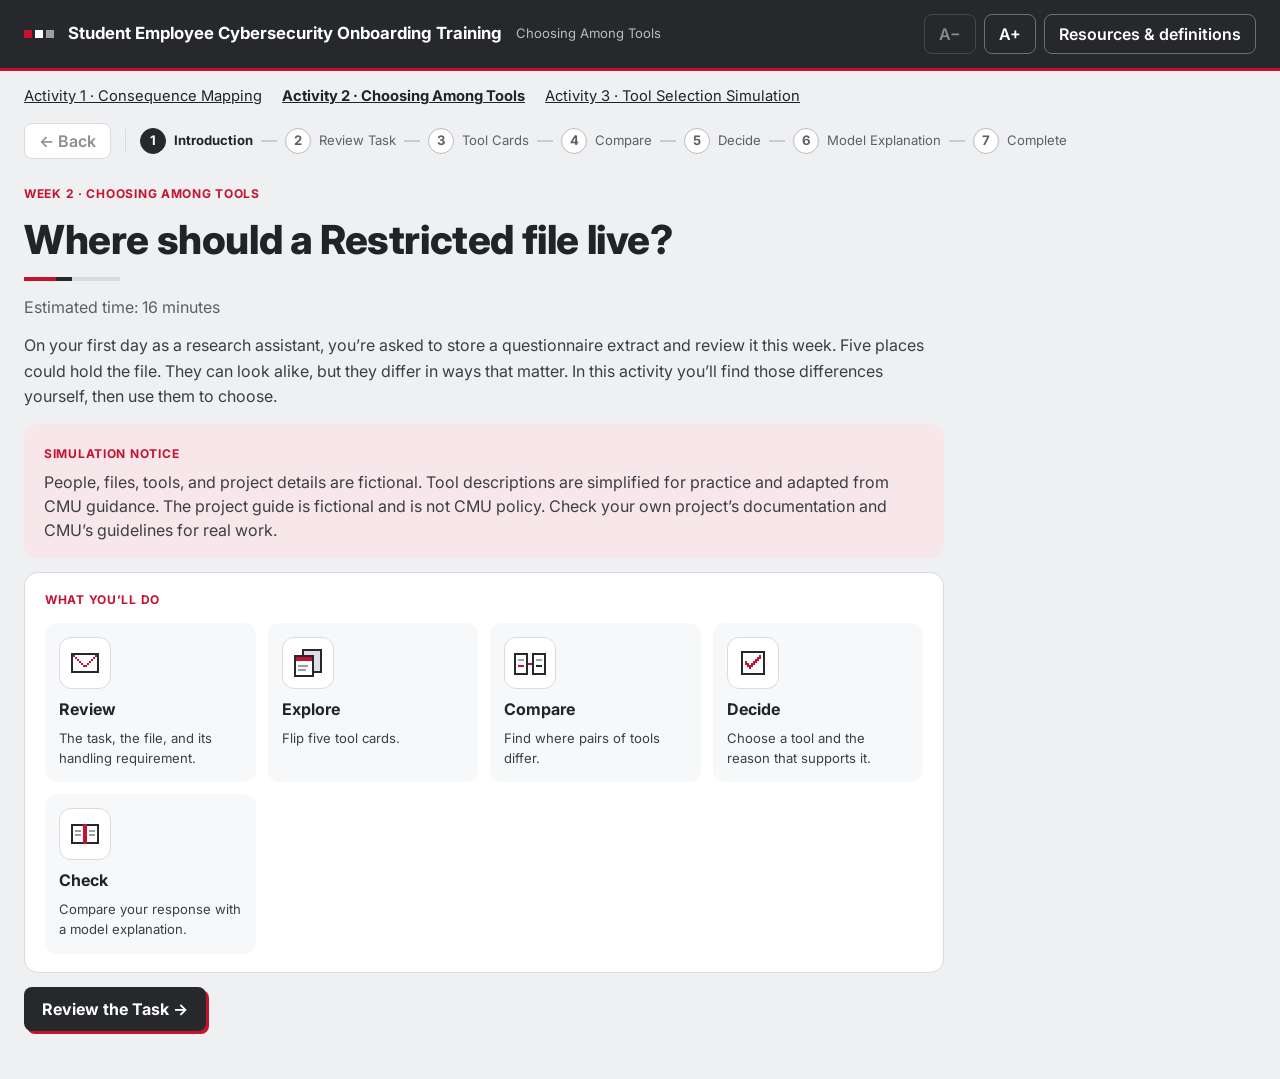
<file: choosing-tools.html>
<!doctype html>
<html lang="en">
<head>
<meta charset="utf-8">
<meta name="viewport" content="width=device-width, initial-scale=1">
<title>Choosing Among Tools · Student Employee Cybersecurity Onboarding Training</title>
<link rel="preconnect" href="https://fonts.googleapis.com">
<link rel="preconnect" href="https://fonts.gstatic.com" crossorigin>
<link href="https://fonts.googleapis.com/css2?family=Inter:wght@400;500;600;700;800&family=JetBrains+Mono:wght@400;500&display=swap" rel="stylesheet">
<style>
:root{
  --ink:#212326; --muted:#5C6066; --body:#3B3E43; --bg:#EFF0F2; --line:#D9DBDF; --line2:#B9BCC2; --soft:#F3F4F6; --soft2:#F7F8F9;
  --dark:#26282B; --red:#C41230; --pink:#F8E7EA; --ok:#1F7A4C; --bad:#9A3A10; --warn:#8A5300; --warnbg:#FFF4DD;
  --fs:1;
}
*{box-sizing:border-box}
html{font-size:calc(16px * var(--fs))}
body{margin:0;background:var(--bg);color:var(--ink);font-family:Inter,"Segoe UI",system-ui,-apple-system,sans-serif;line-height:1.5}
a{color:var(--red)}a:hover{color:#8E0C22}
button,select,input{font-family:inherit;font-size:inherit}
:focus-visible{outline:3px solid var(--red);outline-offset:2px}
.sr-only{position:absolute;width:1px;height:1px;overflow:hidden;clip:rect(0 0 0 0);white-space:nowrap}
img.px{image-rendering:pixelated;image-rendering:crisp-edges;display:block}

/* header */
.topbar{background:var(--dark);border-bottom:3px solid var(--red);color:#fff}
.topbar .in{max-width:1280px;margin:0 auto;padding:14px 24px;display:flex;align-items:center;justify-content:space-between;gap:16px;flex-wrap:wrap}
.brand{display:flex;align-items:center;gap:14px;flex-wrap:wrap}
.logo{display:flex;gap:3px}.logo span{width:8px;height:8px}
.brand strong{font-size:1.05rem}
.brand small{color:#B9BCC2;font-size:.82rem}
.topbtns{display:flex;gap:8px;align-items:center}
.tbtn{height:40px;padding:0 14px;border:1px solid #6B7076;border-radius:8px;background:transparent;color:#fff;font-weight:600;cursor:pointer}
.tbtn[disabled]{opacity:.45;cursor:not-allowed}

/* nav + stepper */
.wrap{max-width:1280px;margin:0 auto;padding:0 24px}
.acts{display:flex;gap:20px;flex-wrap:wrap;padding:14px 0 4px;font-size:.92rem}
.acts a{color:var(--ink)}.acts a[aria-current]{font-weight:700}
.stepper{display:flex;align-items:center;gap:8px;flex-wrap:wrap;padding:12px 0 6px}
.back{height:36px;padding:0 14px;border:1.5px solid var(--dark);border-radius:8px;background:#fff;font-weight:600;cursor:pointer;color:var(--ink)}
.back[disabled]{border-color:var(--line);color:#8A8F96;cursor:not-allowed}
.vsep{width:1px;height:24px;background:var(--line);margin:0 6px}
.step{display:flex;align-items:center;gap:8px;font-size:.82rem;white-space:nowrap;color:var(--muted)}
.step .bar{width:16px;height:2px;background:#C9CCD1}
.step .c{width:26px;height:26px;border-radius:50%;display:flex;align-items:center;justify-content:center;font-weight:700;background:#fff;border:1.5px solid var(--line2)}
.step.done{color:var(--ink);font-weight:600}.step.done .c{background:var(--ok);border-color:var(--ok);color:#fff}.step.done .bar,.step.cur .bar{background:var(--ok)}
.step.cur{color:var(--ink);font-weight:700}.step.cur .c{background:var(--dark);border-color:var(--dark);color:#fff}

main{padding:20px 0 48px}
.eyebrow{font-size:.75rem;font-weight:700;color:var(--red);letter-spacing:.06em;text-transform:uppercase}
.tribar{display:flex;height:4px;width:96px}.tribar span:nth-child(1){width:32px;background:var(--red)}.tribar span:nth-child(2){width:16px;background:var(--dark)}.tribar span:nth-child(3){width:48px;background:var(--line)}
h1{margin:0;font-size:2.5rem;font-weight:800;letter-spacing:-.01em;line-height:1.15}
h2{margin:0;font-size:1.15rem}
.panel{background:#fff;border:1px solid var(--line);border-radius:14px;padding:18px 20px}
.stack{display:flex;flex-direction:column;gap:14px}
.row{display:flex;gap:20px;align-items:flex-start;flex-wrap:wrap}
.muted{color:var(--muted)}
.tile{display:flex;align-items:center;justify-content:center;background:var(--soft);border:1px solid var(--line);border-radius:12px;flex-shrink:0}
.btn{height:44px;padding:0 18px;border:none;border-radius:8px;background:var(--dark);color:#fff;font-weight:700;cursor:pointer;box-shadow:3px 3px 0 var(--red);align-self:flex-start}
.btn[disabled]{background:#C9CCD1;color:var(--muted);box-shadow:none;cursor:not-allowed}
.btn2{height:40px;padding:0 14px;border:1.5px solid var(--dark);border-radius:8px;background:#fff;font-weight:600;cursor:pointer;color:var(--ink);align-self:flex-start}
.notice{background:var(--pink);border-radius:14px;padding:16px 20px}

/* intro tiles */
.tiles{display:grid;grid-template-columns:repeat(auto-fit,minmax(170px,1fr));gap:12px}
.tiles .t{background:var(--soft2);border-radius:12px;padding:14px;display:flex;flex-direction:column;gap:8px}

/* task card */
.kv{display:grid;grid-template-columns:190px minmax(0,1fr);row-gap:10px;column-gap:16px;font-size:.92rem}
.mono{font-family:"JetBrains Mono",ui-monospace,monospace}

/* flip cards */
.cards{display:grid;grid-template-columns:repeat(auto-fit,minmax(210px,1fr));gap:14px}
.flip{perspective:1200px;height:520px}
.flip .inner{position:relative;width:100%;height:100%;transform-style:preserve-3d;transition:transform .6s cubic-bezier(.4,.2,.2,1)}
.flip.on .inner{transform:rotateY(180deg)}
.face{position:absolute;inset:0;backface-visibility:hidden;-webkit-backface-visibility:hidden;border-radius:16px;padding:16px;display:flex;flex-direction:column}
.front{background-color:#fff;background-image:radial-gradient(#E3E5E8 1.2px,transparent 1.2px);background-size:14px 14px;border:1px solid var(--line);border-top:6px solid var(--red);align-items:center;justify-content:center;gap:14px;text-align:center;box-shadow:0 2px 0 var(--line)}
.front .dots{position:absolute;top:12px;right:12px;display:flex;gap:3px}.front .dots span{width:6px;height:6px}
.front .big{width:112px;height:112px;background:#fff;border:2px solid var(--dark);border-radius:20px;box-shadow:4px 4px 0 var(--dark)}
.pill{font-size:.8rem;line-height:1.4;color:var(--body);background:var(--soft);border-radius:999px;padding:6px 12px}
.flipbtn{height:44px;padding:0 18px;border:2px solid var(--red);border-radius:8px;background:#fff;color:var(--red);font-weight:700;cursor:pointer}
.back-face{transform:rotateY(180deg);background:#fff;border:2px solid var(--dark);box-shadow:4px 4px 0 var(--dark);gap:10px}
.bhead{display:flex;align-items:center;gap:10px;padding-bottom:10px;border-bottom:2px solid var(--dark)}
.flabel{display:flex;align-items:center;gap:6px;font-size:.7rem;font-weight:700;color:var(--muted);text-transform:uppercase;letter-spacing:.04em}
.flabel i{width:6px;height:6px;background:var(--red);flex-shrink:0}
.ftext{font-size:.82rem;line-height:1.4}
.exbox{margin-top:auto;font-size:.75rem;line-height:1.4;color:var(--body);background:var(--soft);border-radius:10px;padding:6px 10px}
.flipback{margin-top:4px;height:36px;border:1px solid var(--line2);border-radius:6px;background:#fff;cursor:pointer;color:var(--ink)}

/* compare */
.pair{display:flex;gap:14px;align-items:stretch;flex-wrap:wrap}
.ccard{flex:1 1 320px;min-width:0;background:#fff;border:2px solid var(--dark);border-radius:16px;padding:16px 18px;display:flex;flex-direction:column;gap:10px;box-shadow:4px 4px 0 var(--dark)}
.ctag{width:30px;height:30px;display:flex;align-items:center;justify-content:center;font-weight:800;color:#fff;background:var(--red);box-shadow:3px 3px 0 var(--dark)}
.vs{display:flex;align-items:center;font-weight:700;color:var(--muted)}
.crow{display:flex;flex-direction:column;gap:2px;padding:8px 10px;border-radius:6px;background:var(--soft2)}
.crow.hot{background:var(--warnbg);box-shadow:inset 4px 0 0 var(--warn)}
.crow .l{font-size:.7rem;font-weight:600;color:var(--muted);text-transform:uppercase;letter-spacing:.03em}
.crow .v{font-size:.88rem;line-height:1.4}
.big-on .crow .l{font-size:.82rem}.big-on .crow .v{font-size:1rem}
.chips{display:flex;gap:8px;flex-wrap:wrap}
.chip{min-height:44px;padding:0 14px;border-radius:6px;border:1px solid var(--line2);background:#fff;cursor:pointer;color:var(--ink)}
.chip[aria-pressed=true]{background:#ECEDEF;border:2px solid var(--dark)}
.chip.ok{border:2px solid var(--ok)}.chip.no{border:2px solid var(--bad)}.chip.miss{border:2px dashed var(--bad)}

/* decide */
.opts{display:flex;flex-direction:column;gap:10px;border:none;margin:0;padding:0}
.opts legend{font-size:1.15rem;font-weight:600;margin-bottom:4px}
.opt{display:flex;align-items:center;gap:12px;padding:12px 14px;min-height:52px;border-radius:8px;background:#fff;border:1px solid var(--line2);cursor:pointer}
.opt.sel{border:2px solid var(--dark)}.opt.wrong{border:2px solid var(--bad);opacity:.75;background:var(--soft2)}.opt.right{border:2px solid var(--ok)}
.opt input{width:18px;height:18px;margin:0;accent-color:var(--red)}
.fb{background:#fff;border-radius:14px;padding:16px 18px;display:flex;flex-direction:column;gap:10px}
.fb.good{border:2px solid var(--ok)}.fb.badb{border:2px solid var(--bad)}
.fb .h{font-weight:700}.fb.good .h{color:var(--ok)}.fb.badb .h{color:var(--bad)}
.mini{border:1px solid var(--line);border-radius:6px;overflow:hidden;font-size:.75rem}
.mini .r{display:grid;grid-template-columns:130px repeat(2,minmax(0,1fr));gap:10px;padding:8px 10px;border-top:1px solid #E6E7EA}
.mini .r.hd{background:var(--soft);font-weight:600;border-top:none}.mini .r.d{background:#FBEDE5}
.mini .r2{grid-template-columns:150px minmax(0,1fr)}.mini .r2.hd{display:block}
.explain{background:var(--soft);border-radius:6px;padding:12px 14px;display:grid;grid-template-columns:170px minmax(0,1fr);row-gap:8px;column-gap:12px;font-size:.82rem}
select{height:44px;padding:0 10px;border:1px solid var(--line2);border-radius:6px;background:#fff;color:var(--ink);max-width:100%}

/* resources drawer */
#res{position:fixed;top:0;right:0;bottom:0;width:min(440px,100%);background:#fff;border-left:1px solid var(--line2);box-shadow:-8px 0 24px rgba(0,0,0,.08);padding:20px 22px;overflow:auto;z-index:10}
#res[hidden]{display:none}
#res h3{margin:0 0 6px;font-size:.95rem}
#res p{margin:0 0 6px;font-size:.85rem}

@media (prefers-reduced-motion: reduce){.flip .inner{transition:none}}
@media (max-width:720px){h1{font-size:1.9rem}.kv,.explain{grid-template-columns:1fr}.mini .r{grid-template-columns:1fr}}
</style>
</head>
<body>
<header class="topbar">
  <div class="in">
    <div class="brand">
      <span class="logo" aria-hidden="true"><span style="background:#C41230"></span><span style="background:#fff"></span><span style="background:#9AA0A6"></span></span>
      <strong>Student Employee Cybersecurity Onboarding Training</strong>
      <small>Choosing Among Tools</small>
    </div>
    <div class="topbtns">
      <span class="sr-only" id="tsz">Text size</span>
      <button class="tbtn" id="fsDown" aria-label="Decrease text size">A−</button>
      <button class="tbtn" id="fsUp" aria-label="Increase text size">A+</button>
      <button class="tbtn" id="resBtn" aria-expanded="false" aria-controls="res">Resources &amp; definitions</button>
    </div>
  </div>
</header>

<div class="wrap">
  <nav class="acts" aria-label="Course activities">
    <a href="/">Activity 1 · Consequence Mapping</a>
    <a href="/choosing-tools.html" aria-current="page">Activity 2 · Choosing Among Tools</a>
    <a href="/tool-selection.html">Activity 3 · Tool Selection Simulation</a>
  </nav>
  <nav class="stepper" aria-label="Activity progress" id="stepper"></nav>
  <main id="app" tabindex="-1"></main>
</div>

<aside id="res" hidden aria-label="Resources and definitions">
  <div style="display:flex;justify-content:space-between;align-items:center;margin-bottom:14px">
    <strong style="font-size:1.05rem">Resources &amp; definitions</strong>
    <button class="btn2" id="resClose">Close</button>
  </div>
  <h3>Information classification summary</h3>
  <p><strong>Public:</strong> little or no risk if disclosed, e.g. research publications.</p>
  <p><strong>Private:</strong> moderate risk; the default for data not marked Public or Restricted.</p>
  <p><strong>Restricted:</strong> significant risk if disclosed; the highest level of controls applies.</p>
  <p class="muted" style="font-size:.75rem">Adapted from <a href="https://www.cmu.edu/data/guidelines/data-classification.html" target="_blank" rel="noopener">CMU's Guidelines for Data Classification</a>.</p>
  <h3 style="margin-top:16px">Definitions</h3>
  <p><strong>Account ownership:</strong> who the account belongs to and who manages it: CMU or you personally.</p>
  <p><strong>Storage:</strong> where the file is kept: university storage, a commercial cloud, a laptop, or a provider's servers.</p>
  <p><strong>Access:</strong> who can open the file, and who decides that.</p>
  <p><strong>Data handling:</strong> which agreements and practices apply, such as retention or using inputs to improve models.</p>
  <h3 style="margin-top:16px">Tool selection checklist</h3>
  <p>1. Classification and project requirement · 2. Account owner · 3. Storage · 4. Access and who manages it · 5. Agreements and data practices</p>
</aside>

<script>
(function () {
var I = function (n) { return 'assets/icons/' + n + '.svg'; };
var STEPS = ['intro', 'task', 'tools', 'compare', 'decide', 'model', 'done'];
var STEP_LABELS = ['Introduction', 'Review Task', 'Tool Cards', 'Compare', 'Decide', 'Model Explanation', 'Complete'];
var ROWS = ['Account ownership', 'Storage', 'Access', 'Data handling'];
var TOOLS = [
  { id: 'drive', name: 'Approved institutional drive', sub: 'Project storage', ex: 'e.g., your project’s CMU Box folder',
    vals: ['CMU-managed account (Andrew ID)', 'University storage, under a CMU agreement', 'Only the 4 authorized project members; the project manages the list', 'CMU agreements and security controls apply'] },
  { id: 'enterprise', name: 'Approved enterprise tool', sub: 'CMU-licensed chat & collaboration', ex: 'e.g., your lab’s CMU Slack channel',
    vals: ['CMU-managed account (Andrew ID)', 'CMU-licensed chat service; each upload creates a new copy in the channel', 'Everyone in the channel, including lab members who aren’t on this project', 'CMU agreements and security controls apply'] },
  { id: 'dropbox', name: 'Personal Dropbox', sub: 'Personal cloud storage', ex: 'e.g., Dropbox signed in with your Gmail',
    vals: ['Personal account, not CMU-managed', 'Commercial cloud servers', 'Whoever you share it with; you manage the list', 'Personal terms; CMU agreements don’t apply'] },
  { id: 'device', name: 'Personal device', sub: 'Your own hardware', ex: 'e.g., the Downloads folder on your own laptop',
    vals: ['Personal account, not CMU-managed', 'Your laptop’s local disk', 'Whoever you share it with; you manage the list', 'Personal terms; CMU agreements don’t apply'] },
  { id: 'ai', name: 'Public AI tool', sub: 'Consumer AI chatbot', ex: 'e.g., ChatGPT signed in with a personal account',
    vals: ['Personal account, not CMU-managed', 'The AI provider’s servers', 'You, plus the provider’s systems', 'Personal terms; inputs may be kept or used to improve models'] }
];
var BY = {}; TOOLS.forEach(function (t) { BY[t.id] = t; });
var PAIRS = [
  { a: 'drive', b: 'enterprise', lead: 'Both are approved by CMU.', diff: [1, 2],
    notice: 'Same CMU account and data handling. Storage and access differ: posting in the channel creates a new copy outside the project folder, and everyone in the channel can open it, including lab members who aren’t on this project.' },
  { a: 'dropbox', b: 'device', lead: 'Both are yours personally.', diff: [1],
    notice: 'Only storage differs: a commercial cloud versus your laptop. Moving the file between them doesn’t change who owns the account or which terms apply.' },
  { a: 'enterprise', b: 'ai', lead: 'Both are tools you could use to work with the file.', diff: [0, 1, 2, 3],
    notice: 'Every field differs. The public AI tool sits outside CMU: a personal account, the provider’s servers, and terms that may let inputs be kept or used to improve models.' }
];
var RETRY = {
  enterprise: { rows: [1, 2], text: 'Look at Storage and Access. Posting the file in the lab channel creates a new copy, and everyone in the channel, including lab members who aren’t on this project, could open participant IDs. The requirement limits access to authorized project members.' },
  dropbox: { rows: [0, 3], text: 'Look at Account ownership and Data handling. Even if you shared it only with the team, the file would sit in your personal account, under personal terms that CMU agreements don’t cover.' },
  device: { rows: [0, 3], text: 'Look at Account ownership and Data handling. Your own laptop isn’t CMU-managed, and CMU agreements don’t cover what happens to the file there.' },
  ai: { rows: [0, 3], text: 'Look at Account ownership and Data handling. The file would leave CMU for the provider’s servers, under personal terms that may let inputs be kept or used to improve models.' }
};
var TOOL_FB = {
  drive: { text: 'It is the only environment where every field fits a Restricted file: a CMU-managed account, university storage under a CMU agreement, access limited to the authorized members, and CMU data practices.' },
  enterprise: { diff: [1, 2], text: 'Your choice matches the drive on account and data handling, but differs in Storage and Access. Posting the file creates a new copy in the channel, and lab members who aren’t on this project could open participant IDs. The requirement limits access to the project team.' },
  dropbox: { diff: [0, 1, 2, 3], text: 'Your choice differs in every field. Even if you shared it only with the team, the file would sit in your personal account under personal terms, and you alone would manage access.' },
  device: { diff: [0, 1, 2, 3], text: 'Your choice differs in every field. A personal laptop isn’t CMU-managed, you alone manage access, and CMU agreements don’t cover it.' },
  ai: { diff: [0, 1, 2, 3], text: 'Your choice differs in every field. The file would leave CMU for the provider’s servers, and inputs may be kept or used to improve models.' }
};
var RAT = {
  account: { ok: false, label: 'It uses a CMU account, so it’s approved for any CMU file.', head: 'Partly right', text: 'A CMU account is necessary but not enough. The approved enterprise tool also uses a CMU account, yet everyone in the lab channel, including people outside the project, could open the file. Access matters too.' },
  share: { ok: false, label: 'Only the people I share it with can open it.', head: 'Partly right', text: 'Limiting access matters, but a personal Dropbox can be shared with just the team too. What also matters is who owns the account, who manages access, and which agreements apply.' },
  full: { ok: true, label: 'It’s CMU-managed, keeps the file under CMU agreements, and limits access to the authorized project members.', head: '✓ This reason connects the choice to every requirement', text: 'Your reason links account ownership, data handling, and access to what the project guide requires for a Restricted file.' },
  easy: { ok: false, label: 'It’s the easiest place for the team to find the file.', head: 'Not quite', text: 'Convenience doesn’t address the file’s sensitivity. A good reason comes from the requirements: who owns the account, who can open the file, and which agreements apply.' }
};
var SELF = ['Did my choice fit the file’s classification and handling requirement?', 'Did my reason mention who owns the account and who controls access?', 'Did my reason explain why the similar-looking options don’t fit?'];

var st = { step: 'intro', opened: [], flipped: [], pair: 0, sels: [[], [], []], chk: [false, false, false], tool: null, toolDone: false, tries: [], rat: '', ratDone: false, checks: [false, false, false], big: false };
var app = document.getElementById('app');

function px(id, size, extra) { return '<img class="px" src="' + I(id) + '" alt="" width="' + size + '" height="' + size + '"' + (extra || '') + '>'; }
function tile(id, box, size, style) { return '<span class="tile" style="width:' + box + 'px;height:' + box + 'px;' + (style || '') + '">' + px(id, size) + '</span>'; }

function renderStepper() {
  var idx = STEPS.indexOf(st.step);
  var h = '<button class="back" data-a="back"' + (idx <= 0 ? ' disabled' : '') + ' aria-label="Back to the previous page">← Back</button><span class="vsep" aria-hidden="true"></span>';
  STEP_LABELS.forEach(function (l, i) {
    var cls = i < idx ? 'done' : i === idx ? 'cur' : '';
    h += '<span class="step ' + cls + '"' + (i === idx ? ' aria-current="step"' : '') + '>' + (i ? '<span class="bar" aria-hidden="true"></span>' : '') + '<span class="c">' + (i < idx ? '✓' : (i + 1)) + '</span>' + l + '</span>';
  });
  document.getElementById('stepper').innerHTML = h;
}

var V = {};
V.intro = function () {
  var tiles = [['review', 'Review', 'The task, the file, and its handling requirement.'], ['cards', 'Explore', 'Flip five tool cards.'], ['compare', 'Compare', 'Find where pairs of tools differ.'], ['decide', 'Decide', 'Choose a tool and the reason that supports it.'], ['model', 'Check', 'Compare your response with a model explanation.']];
  return '<div class="stack" style="max-width:920px">' +
    '<span class="eyebrow">Week 2 · Choosing Among Tools</span><h1>Where should a Restricted file live?</h1><span class="tribar" aria-hidden="true"><span></span><span></span><span></span></span>' +
    '<span class="muted">Estimated time: 16 minutes</span>' +
    '<p style="margin:0;font-size:1rem;line-height:1.6;color:var(--body)">On your first day as a research assistant, you’re asked to store a questionnaire extract and review it this week. Five places could hold the file. They can look alike, but they differ in ways that matter. In this activity you’ll find those differences yourself, then use them to choose.</p>' +
    '<div class="notice"><span class="eyebrow">Simulation notice</span><p style="margin:6px 0 0;color:var(--body)">People, files, tools, and project details are fictional. Tool descriptions are simplified for practice and adapted from CMU guidance. The project guide is fictional and is not CMU policy. Check your own project’s documentation and CMU’s guidelines for real work.</p></div>' +
    '<div class="panel stack"><span class="eyebrow">What you’ll do</span><div class="tiles">' +
    tiles.map(function (t) { return '<div class="t">' + tile(t[0], 52, 32, 'background:#fff') + '<strong>' + t[1] + '</strong><span style="font-size:.82rem;color:var(--body)">' + t[2] + '</span></div>'; }).join('') +
    '</div></div><button class="btn" data-a="go" data-to="task">Review the Task →</button></div>';
};
V.task = function () {
  return '<div class="row"><div class="stack" style="flex:1 1 520px">' +
    '<span class="eyebrow">Step 1 · Review the task</span>' +
    '<div class="panel" style="padding:0;overflow:hidden"><div style="background:var(--soft);padding:8px 14px;font-size:.75rem" class="muted">Message received</div><div style="padding:18px 20px" class="stack">' +
    '<span class="muted" style="font-size:.82rem"><strong style="color:var(--ink)">From</strong> Priya R. · Lab manager &nbsp; <strong style="color:var(--ink)">Subject</strong> Questionnaire extract</span>' +
    '<p style="margin:0">Welcome to the team! I’ve attached the follow-up questionnaire extract. Please store it somewhere you can review the responses this week. We’ll go through your notes at Friday’s meeting.</p></div></div>' +
    '<div class="panel stack" style="border:1.5px solid var(--ink)"><span class="eyebrow">Task &amp; data card</span>' +
    '<div style="display:flex;align-items:center;gap:12px">' + tile('file', 52, 32) + '<span class="mono">Questionnaire_Extract.xlsx</span></div>' +
    '<div class="kv"><span class="muted">Task</span><span>Store the file and review the responses this week</span><span class="muted">Contents</span><span>Participant IDs and individual questionnaire responses</span><span class="muted">Classification</span><span><strong>Restricted</strong> (recorded in the project guide)</span><span class="muted">Handling requirement</span><span>Access limited to authorized project members: Dr. Lee, Priya R., Jordan K., and you</span></div></div></div>' +
    '<div class="stack" style="flex:0 1 400px;padding-top:30px"><div class="panel stack"><h2>Before you look at the tools</h2><p style="margin:0;color:var(--body)">Keep the classification and the handling requirement in mind. Next you’ll flip five tool cards. Each describes the same four things: account ownership, storage, access, and data handling.</p><p class="muted" style="margin:0;font-size:.82rem">Not sure what “Restricted” means? Open Resources &amp; definitions at the top.</p></div>' +
    '<button class="btn" data-a="go" data-to="tools">Explore the Tool Cards →</button></div></div>';
};
V.tools = function () {
  var h = '<div class="stack"><div style="display:flex;justify-content:space-between;align-items:flex-end;gap:16px;flex-wrap:wrap"><div class="stack" style="gap:4px"><span class="eyebrow">Step 2 · Explore the tool cards</span><h2>Flip each card. Every card uses the same four fields.</h2></div><span class="muted" id="flipCount" aria-live="polite">' + st.opened.length + ' of 5 flipped</span></div><div class="cards">';
  TOOLS.forEach(function (t, n) {
    var on = st.flipped.indexOf(t.id) !== -1, seen = st.opened.indexOf(t.id) !== -1;
    h += '<div class="flip' + (on ? ' on' : '') + '" data-card="' + t.id + '"><div class="inner">' +
      '<div class="face front"' + (on ? ' aria-hidden="true"' : '') + '><span class="dots" aria-hidden="true"><span style="background:#C41230"></span><span style="background:#26282B"></span><span style="background:#D9DBDF"></span></span>' +
      '<span class="eyebrow" style="letter-spacing:.08em">Tool ' + (n + 1) + '</span>' + tile(t.id, 112, 72, 'background:#fff;border:2px solid var(--dark);border-radius:20px;box-shadow:4px 4px 0 var(--dark)') +
      '<strong style="font-size:1.1rem;line-height:1.3">' + t.name + '</strong><span class="muted" style="font-size:.82rem">' + t.sub + '</span><span class="pill">' + t.ex + '</span>' +
      '<button class="flipbtn" data-a="flip" data-id="' + t.id + '"' + (on ? ' tabindex="-1"' : '') + '>' + (seen ? '✓ Seen · flip again' : 'Flip to see details') + '</button></div>' +
      '<div class="face back-face"' + (on ? '' : ' aria-hidden="true"') + '><div class="bhead">' + tile(t.id, 42, 28) + '<div><strong style="font-size:.9rem;display:block;line-height:1.25">' + t.name + '</strong><span class="muted" style="font-size:.7rem">' + t.sub + '</span></div></div>' +
      ROWS.map(function (r, i) { return '<div><span class="flabel"><i aria-hidden="true"></i>' + r + '</span><div class="ftext">' + t.vals[i] + '</div></div>'; }).join('') +
      '<span class="exbox">' + t.ex + '</span><button class="flipback" data-a="flip" data-id="' + t.id + '"' + (on ? '' : ' tabindex="-1"') + '>↺ Flip back</button></div></div></div>';
  });
  var locked = st.opened.length < 5;
  h += '</div><div style="display:flex;align-items:center;gap:14px;flex-wrap:wrap"><button class="btn" id="toCompare" data-a="go" data-to="compare"' + (locked ? ' disabled' : '') + '>Compare the Tools →</button><span class="muted" id="toolsHint">' + (locked ? 'Flip all five cards to continue.' : 'All five seen. Next, you’ll compare them in pairs.') + '</span></div></div>';
  return h;
};
V.compare = function () {
  var p = PAIRS[st.pair], sel = st.sels[st.pair], checked = st.chk[st.pair];
  function card(id, tag) {
    var t = BY[id];
    return '<div class="ccard"><div class="bhead" style="gap:12px"><span class="ctag">' + tag + '</span>' + tile(id, 52, 34) + '<div><strong style="font-size:' + (st.big ? '1.15rem' : '1rem') + ';display:block;line-height:1.25">' + t.name + '</strong><span class="muted" style="font-size:.75rem;font-style:italic">' + t.ex + '</span></div></div>' +
      ROWS.map(function (r, ri) { var d = p.diff.indexOf(ri) !== -1; return '<div class="crow' + (checked && d ? ' hot' : '') + '"><span class="l">' + (checked ? (d ? '≠ ' : '= ') : '') + r + '</span><span class="v">' + t.vals[ri] + '</span></div>'; }).join('') + '</div>';
  }
  var exact = checked && sel.length === p.diff.length && p.diff.every(function (d) { return sel.indexOf(d) !== -1; });
  var h = '<div class="stack"><div style="display:flex;justify-content:space-between;align-items:flex-end;gap:16px;flex-wrap:wrap"><div class="stack" style="gap:4px"><span class="eyebrow">Step 3 · Compare · Pair ' + (st.pair + 1) + ' of 3</span><h2>' + p.lead + ' Where do <u>' + BY[p.a].name + '</u> (A) and <u>' + BY[p.b].name + '</u> (B) differ?</h2></div>' +
    '<button class="btn2" data-a="big" aria-pressed="' + st.big + '">' + (st.big ? 'Smaller text' : 'Enlarge cards') + '</button></div>' +
    '<div class="pair' + (st.big ? ' big-on' : '') + '">' + card(p.a, 'A') + '<div class="vs">vs</div>' + card(p.b, 'B') + '</div>' +
    '<div class="panel stack"><strong id="pq">Select every field where A and B differ.</strong><div class="chips" role="group" aria-labelledby="pq">';
  ROWS.forEach(function (r, ri) {
    var on = sel.indexOf(ri) !== -1, cls = '', pre = '';
    if (checked) { var should = p.diff.indexOf(ri) !== -1; if (on && should) { cls = ' ok'; pre = '✓ '; } else if (on) { cls = ' no'; pre = '✗ '; } else if (should) { cls = ' miss'; pre = 'Missed: '; } }
    h += '<button class="chip' + cls + '" data-a="row" data-i="' + ri + '" aria-pressed="' + on + '"' + (checked ? ' disabled' : '') + '>' + pre + r + '</button>';
  });
  h += '</div>';
  if (!checked) h += '<button class="btn" data-a="check"' + (sel.length ? '' : ' disabled') + '>Check my comparison</button>';
  else h += '<div class="stack" style="gap:8px" aria-live="polite"><strong style="color:' + (exact ? 'var(--ok)' : 'var(--warn)') + '">' + (exact ? '✓ You found every difference.' : 'Here is where they differ.') + '</strong><span>' + p.notice + '</span>' +
    '<button class="btn" data-a="nextPair">' + (st.pair >= PAIRS.length - 1 ? 'Make Your Decision →' : 'Next pair →') + '</button></div>';
  return h + '</div></div>';
};
V.decide = function () {
  var tries = st.tries, retrying = !st.toolDone && tries.length === 1;
  var h = '<div class="row"><div class="stack" style="flex:0 1 560px"><span class="eyebrow">Step 4 · Decide</span><fieldset class="opts"><legend>Where will you store and review Questionnaire_Extract.xlsx?</legend>';
  TOOLS.forEach(function (t) {
    var wrong = tries.indexOf(t.id) !== -1, chosen = st.tool === t.id, mark = '';
    var cls = chosen ? ' sel' : '';
    if (wrong) { cls = ' wrong'; mark = '✗ '; }
    if (st.toolDone && t.id === 'drive') { cls = ' right'; mark = '✓ '; }
    var dis = st.toolDone || wrong;
    h += '<label class="opt' + cls + '"><input type="radio" name="tool" value="' + t.id + '" data-a="pick"' + (chosen ? ' checked' : '') + (dis ? ' disabled' : '') + '>' + tile(t.id, 40, 26, 'border-radius:10px') +
      '<span><strong style="display:block">' + mark + t.name + '</strong><span class="muted" style="font-size:.75rem">' + t.ex + '</span></span></label>';
  });
  h += '</fieldset>';
  if (!st.toolDone) h += '<button class="btn" data-a="submitTool"' + (!st.tool || tries.indexOf(st.tool) !== -1 ? ' disabled' : '') + '>' + (retrying ? 'Submit my second choice' : 'Submit my choice') + '</button>';
  h += '<span class="muted" style="font-size:.82rem">Requirement: Restricted · access limited to authorized project members.</span></div><div class="stack" style="flex:1 1 420px;min-width:0" aria-live="polite">';
  if (!st.toolDone && !retrying) return h + '<div style="border:1px dashed var(--line2);border-radius:14px;padding:24px;margin-top:30px" class="muted">Use the differences you found. Feedback appears here after you submit.</div></div></div>';
  var right = st.toolDone && st.tool === 'drive';
  var last = tries[tries.length - 1];
  if (retrying) {
    h += '<div class="fb badb"><span class="h">✗ Not quite. Try once more.</span><span>' + RETRY[last].text + '</span><div class="mini"><div class="r r2 hd">Look again at these fields of your choice: ' + BY[last].name + '</div>' +
      RETRY[last].rows.map(function (i) { return '<div class="r r2 d"><strong>' + ROWS[i] + '</strong><span>' + BY[last].vals[i] + '</span></div>'; }).join('') + '</div><strong>Choose again on the left. You have one more try.</strong></div>';
    return h + '</div></div>';
  }
  var tf = TOOL_FB[st.tool];
  h += '<div class="fb ' + (right ? 'good' : 'badb') + '"><span class="h">' + (right ? (tries.length ? '✓ Yes, on your second try. The approved institutional drive is the appropriate tool.' : '✓ Yes. The approved institutional drive is the appropriate tool.') : '✗ The appropriate tool is the approved institutional drive.') + '</span><span>' + tf.text + '</span>';
  if (!right) h += '<div class="mini"><div class="r hd"><span class="muted">Field</span><span>Your choice: ' + BY[st.tool].name + '</span><span>Approved institutional drive</span></div>' +
    ROWS.map(function (r, i) { var d = tf.diff.indexOf(i) !== -1; return '<div class="r' + (d ? ' d' : '') + '"><strong>' + (d ? '≠ ' : '= ') + r + '</strong><span>' + BY[st.tool].vals[i] + '</span><span>' + BY.drive.vals[i] + '</span></div>'; }).join('') + '</div>';
  h += '</div><div class="panel stack"><label for="rat"><strong>Which reason best supports choosing the approved institutional drive?</strong></label><select id="rat" data-a="rat"' + (st.ratDone ? ' disabled' : '') + '><option value="">Select a reason…</option>' +
    Object.keys(RAT).map(function (k) { return '<option value="' + k + '"' + (st.rat === k ? ' selected' : '') + '>' + RAT[k].label + '</option>'; }).join('') + '</select>';
  if (!st.ratDone) h += '<button class="btn" data-a="submitRat"' + (st.rat ? '' : ' disabled') + '>Submit my reason</button>';
  else {
    var r = RAT[st.rat];
    h += '<strong style="color:' + (r.ok ? 'var(--ok)' : 'var(--warn)') + '">' + r.head + '</strong><span>' + r.text + '</span><div class="explain"><strong>Information sensitivity</strong><span>Participant IDs and individual responses make the extract Restricted.</span><strong>Account ownership</strong><span>The drive is a CMU-managed account, so CMU agreements and security controls apply.</span><strong>Access</strong><span>Only the four authorized members can open it, and the project, not one person, manages that list.</span><strong>Requirements</strong><span>That matches the project guide: Restricted, with access limited to authorized project members.</span></div>' +
      '<button class="btn" data-a="go" data-to="model">Compare with the Model Explanation →</button>';
  }
  return h + '</div></div></div>';
};
V.model = function () {
  var tries = st.tries, first = tries.length ? tries[0] : st.tool;
  var second = tries.length ? (tries[1] || st.tool) : null;
  var r = RAT[st.rat];
  var found = PAIRS.filter(function (p, i) { return st.chk[i]; }).map(function (p) { return '<span style="font-size:.82rem">≠ ' + BY[p.a].name + ' vs ' + BY[p.b].name + ': ' + p.diff.map(function (d) { return ROWS[d]; }).join(', ') + '</span>'; }).join('');
  return '<div class="row"><div class="panel stack" style="flex:0 1 420px"><span class="eyebrow">Your response</span>' +
    '<div><span class="muted" style="font-size:.75rem">First tool selection</span><strong style="display:block">' + (first === 'drive' ? '✓ ' : '✗ ') + (first ? BY[first].name : '') + '</strong>' + (second ? '<span class="muted" style="font-size:.82rem">Second try: ' + (second === 'drive' ? '✓ ' : '✗ ') + BY[second].name + '</span>' : '') + '</div>' +
    '<div><span class="muted" style="font-size:.75rem">Your reason</span><div>' + (r ? (r.ok ? '✓ ' : '◐ ') + r.label : '') + '</div></div>' +
    '<div class="stack" style="gap:4px"><span class="muted" style="font-size:.75rem">Differences you found</span>' + found + '</div>' +
    '<button class="btn2" data-a="revisit">Revisit the comparisons</button></div>' +
    '<div class="stack" style="flex:1 1 480px"><div class="panel stack" style="border:1.5px solid var(--ink)"><span style="display:flex;align-items:center;gap:10px">' + tile('model', 40, 26, 'border-radius:10px') + '<span class="eyebrow">Model explanation</span></span>' +
    '<p style="margin:0;line-height:1.65">I’d store the extract in the <strong>approved institutional drive</strong>. The file holds participant IDs and individual responses, so the project guide classifies it as Restricted and limits access to authorized project members. The drive is a <strong>CMU-managed account</strong>, so the file stays under CMU agreements and security controls. <strong>Access</strong> is limited to the four authorized members and managed by the project. The approved enterprise tool, the lab’s Slack channel, is also CMU-managed, but posting there creates another copy that everyone in the channel can open, including people outside the project. Personal Dropbox, my own laptop, and a public AI tool all put the file in a personal account under personal terms, wherever it’s stored.</p></div>' +
    '<div class="panel stack"><strong>Check your response against the model</strong>' +
    SELF.map(function (t, i) { return '<label style="display:flex;gap:10px;align-items:flex-start;cursor:pointer"><input type="checkbox" data-a="self" data-i="' + i + '"' + (st.checks[i] ? ' checked' : '') + ' style="width:18px;height:18px;margin:3px 0 0;accent-color:var(--red)"><span>' + t + '</span></label>'; }).join('') +
    '<span class="muted" style="font-size:.82rem">If one is missing, reread the explanation and revisit the comparisons.</span></div>' +
    '<button class="btn" data-a="go" data-to="done">Finish Activity →</button></div></div>';
};
V.done = function () {
  return '<div class="stack" style="max-width:860px">' + tile('decide', 72, 44, 'background:#fff;border:2px solid var(--dark);box-shadow:4px 4px 0 var(--dark)') +
    '<h1 style="font-size:2.1rem">Activity complete</h1><p style="margin:0;line-height:1.6">You compared five tool environments and matched one to a Restricted file. Tools that look alike can still differ in who owns the account, where the file is stored, who can open it, and how the data is handled.</p>' +
    '<div class="panel stack"><strong>Tool selection checklist</strong><ol style="margin:0;padding-left:20px;line-height:1.7"><li>How is the information classified, and what does the project require?</li><li>Who owns the account?</li><li>Where is the file stored?</li><li>Who can open it, and who manages that?</li><li>Which agreements and data practices apply?</li></ol></div>' +
    '<p style="margin:0">In the <strong>Week 2 Scenario Analysis</strong>, you’ll use the same checklist on a new case.</p><button class="btn2" data-a="go" data-to="model">Review My Work</button></div>';
};

function render(focus) {
  renderStepper();
  app.innerHTML = V[st.step]();
  if (focus) { app.focus(); window.scrollTo(0, 0); }
}
function go(step) { st.step = step; render(true); }

document.addEventListener('click', function (e) {
  var el = e.target.closest('[data-a]'); if (!el || el.disabled) return;
  var a = el.getAttribute('data-a');
  if (a === 'go') go(el.getAttribute('data-to'));
  else if (a === 'back') {
    var i = STEPS.indexOf(st.step);
    if (st.step === 'compare' && st.pair > 0) { st.pair--; render(true); }
    else if (i > 0) { if (STEPS[i - 1] === 'compare') st.pair = PAIRS.length - 1; go(STEPS[i - 1]); }
  }
  else if (a === 'flip') {
    var id = el.getAttribute('data-id');
    var k = st.flipped.indexOf(id); if (k === -1) st.flipped.push(id); else st.flipped.splice(k, 1);
    if (st.opened.indexOf(id) === -1) st.opened.push(id);
    var c = document.querySelector('[data-card="' + id + '"]'), on = st.flipped.indexOf(id) !== -1;
    c.classList.toggle('on', on);
    var fr = c.querySelector('.front'), bk = c.querySelector('.back-face');
    fr.setAttribute('aria-hidden', on); bk.setAttribute('aria-hidden', !on);
    fr.querySelector('.flipbtn').tabIndex = on ? -1 : 0; bk.querySelector('.flipback').tabIndex = on ? 0 : -1;
    fr.querySelector('.flipbtn').textContent = '✓ Seen · flip again';
    setTimeout(function () { (on ? bk.querySelector('.flipback') : fr.querySelector('.flipbtn')).focus(); }, 50);
    document.getElementById('flipCount').textContent = st.opened.length + ' of 5 flipped';
    var done = st.opened.length >= 5;
    document.getElementById('toCompare').disabled = !done;
    document.getElementById('toolsHint').textContent = done ? 'All five seen. Next, you’ll compare them in pairs.' : 'Flip all five cards to continue.';
  }
  else if (a === 'big') { st.big = !st.big; render(); }
  else if (a === 'row') { var s = st.sels[st.pair], ri = +el.getAttribute('data-i'), j = s.indexOf(ri); if (j === -1) s.push(ri); else s.splice(j, 1); render(); }
  else if (a === 'check') { st.chk[st.pair] = true; render(); }
  else if (a === 'nextPair') { if (st.pair >= PAIRS.length - 1) go('decide'); else { st.pair++; render(true); } }
  else if (a === 'submitTool') {
    var cur = st.tool; if (!cur || st.tries.indexOf(cur) !== -1) return;
    if (cur === 'drive') st.toolDone = true;
    else if (st.tries.length >= 1) { st.tries.push(cur); st.toolDone = true; }
    else { st.tries.push(cur); st.tool = null; }
    render();
  }
  else if (a === 'submitRat') { if (st.rat) { st.ratDone = true; render(); } }
  else if (a === 'revisit') { st.pair = PAIRS.length - 1; go('compare'); }
});
document.addEventListener('change', function (e) {
  var a = e.target.getAttribute('data-a');
  if (a === 'pick' && !st.toolDone) { st.tool = e.target.value; render(); }
  else if (a === 'rat' && !st.ratDone) { st.rat = e.target.value; render(); }
  else if (a === 'self') { st.checks[+e.target.getAttribute('data-i')] = e.target.checked; }
});

// resources drawer + text size
var res = document.getElementById('res'), resBtn = document.getElementById('resBtn');
function setRes(open) { res.hidden = !open; resBtn.setAttribute('aria-expanded', open); if (open) document.getElementById('resClose').focus(); else resBtn.focus(); }
resBtn.onclick = function () { setRes(res.hidden); };
document.getElementById('resClose').onclick = function () { setRes(false); };
document.addEventListener('keydown', function (e) { if (e.key === 'Escape' && !res.hidden) setRes(false); });
var fs = 1, fsUp = document.getElementById('fsUp'), fsDown = document.getElementById('fsDown');
function setFs(v) { fs = Math.max(1, Math.min(1.3, v)); document.documentElement.style.setProperty('--fs', fs); fsDown.disabled = fs <= 1; fsUp.disabled = fs >= 1.3; }
fsUp.onclick = function () { setFs(fs + 0.15); }; fsDown.onclick = function () { setFs(fs - 0.15); }; setFs(1);

render();
})();
</script>
</body>
</html>
</file>
